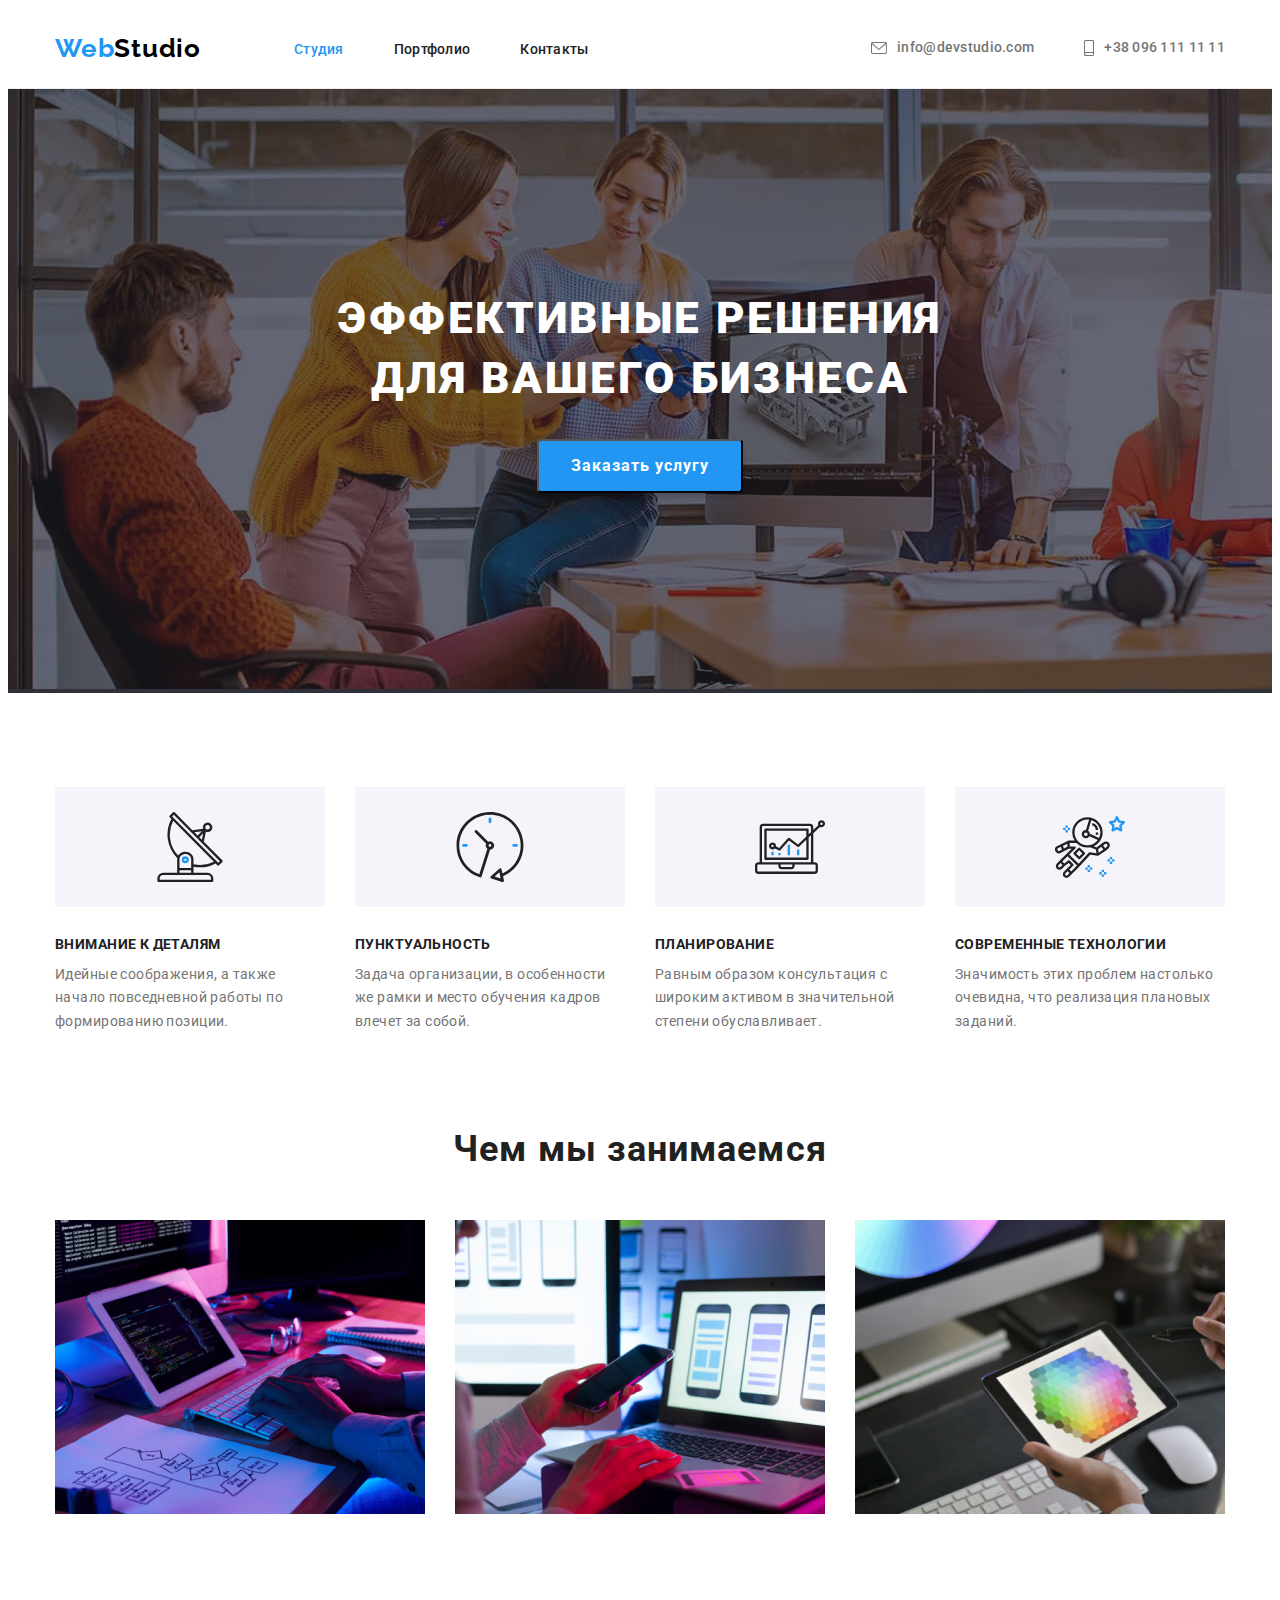
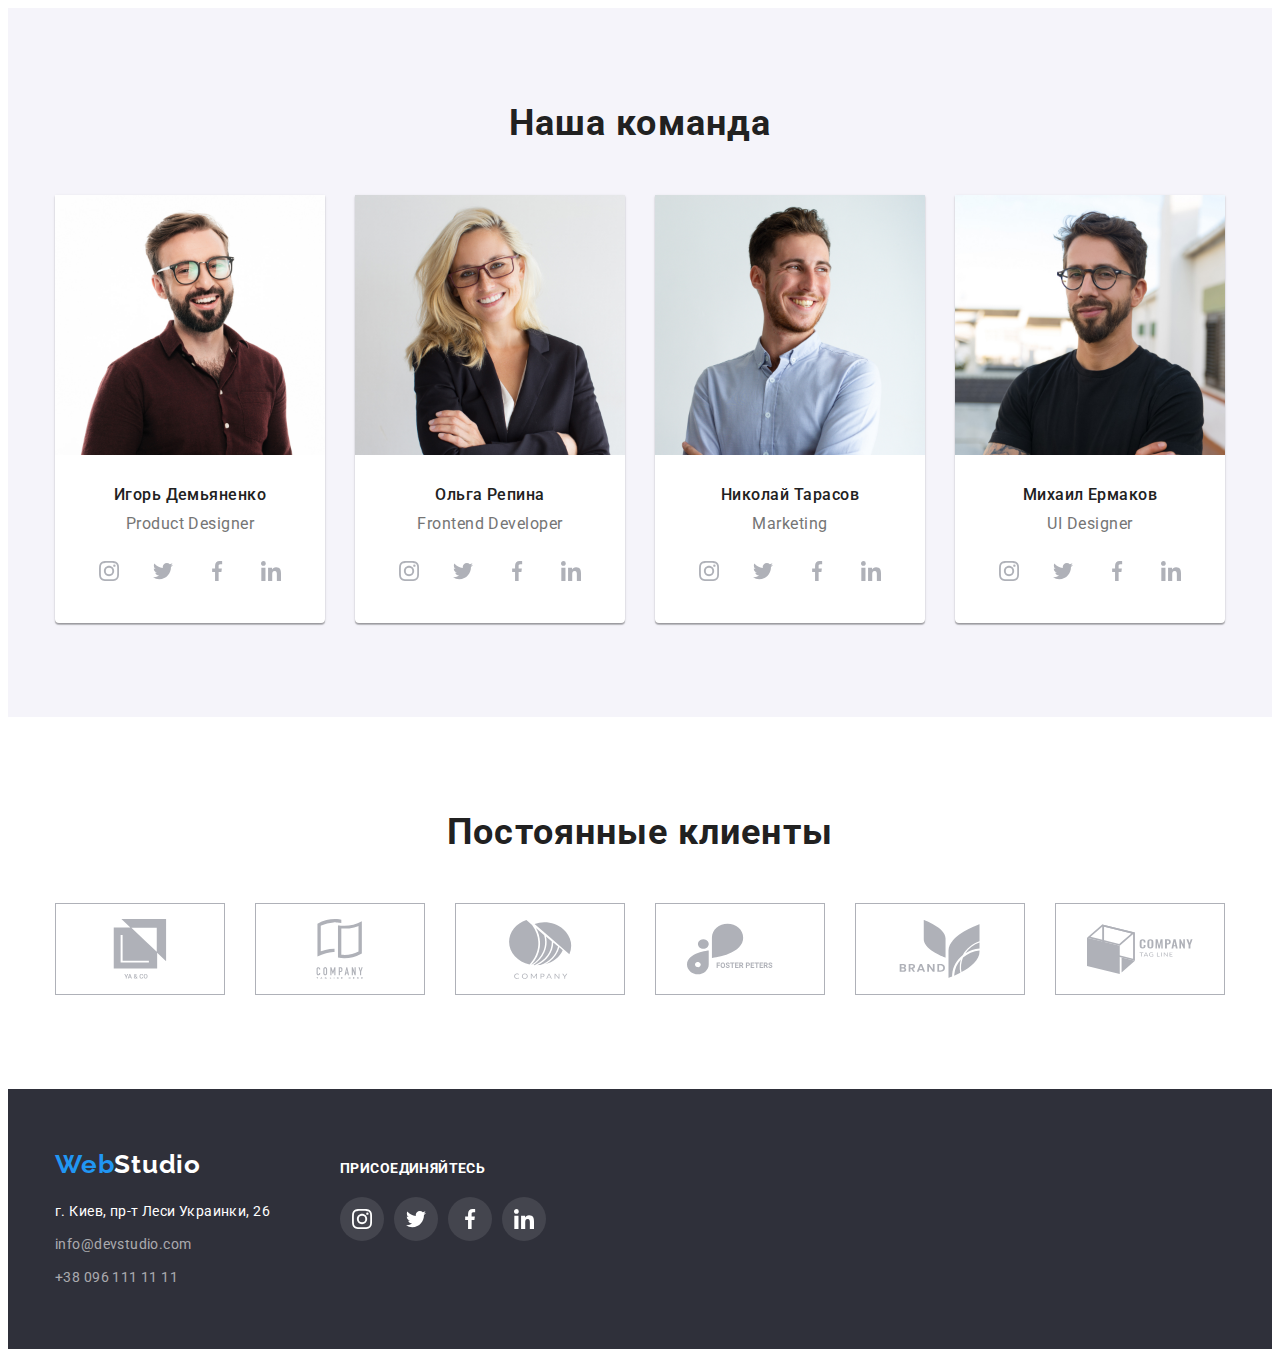
<file: index.html>
<!DOCTYPE html>
<html lang="en">
<head>
    <meta charset="UTF-8">
    <meta http-equiv="X-UA-Compatible" content="IE=edge">
    <meta name="viewport" content="width=device-width, initial-scale=1.0">
    <link rel="stylesheet" href="https://github.com/sindresorhus/modern-normalize/blob/main/modern-normalize.css">
    <link rel="preconnect" href="https://fonts.googleapis.com">
    <link rel="preconnect" href="https://fonts.gstatic.com" crossorigin>
    <link href="https://fonts.googleapis.com/css2?family=Raleway:wght@700&family=Roboto:wght@400;500;700;900&display=swap" rel="stylesheet">
    <link rel="stylesheet" href="./css/styles.css">
    <title>Главная</title>
    
</head>
<body>
    <!-- Шапка -->
    <header class="header">
        <div class="header-div container">
            <a href="index.html" class="main-page-link">Web<span class="main-page-link-logo">Studio</span></a>
            <nav class="nav-menu">
                <ul class="nav-list">
                    <li class="nav-li"><a href="index.html" class="nav-sections active">Студия</a></li>
                    <li class="nav-li"><a href="portfolio.html" class="nav-sections">Портфолио</a></li>
                    <li class="nav-li"><a href="#" class="nav-sections">Контакты</a></li>
                </ul>  
            </nav>
            <ul class="header-mail-phone-list">
                <li class="header-mail-phone-li">
                    <a href="mailto:info@devstudio.com" class="main-mail-header">
                        <svg class="icon-mail" width="16" height="12">
                            <use href="images/icons.svg#icon-mail"></use>
                        </svg>
                        info@devstudio.com
                    </a>
                </li>
                <li class="header-mail-phone-li">
                    <a href="tel:+380961111111" class="main-phone-header">
                        <svg class="icon-phone" width="10" height="16">
                            <use href="images/icons.svg#icon-phone"></use>
                        </svg>
                        +38 096 111 11 11
                    </a>
                </li>
            </ul>
        </div>
    </header>

    <!-- Основная часть -->

    <main>

        <!-- Реклама с кнопкой -->
        <section class="main-page-face">
            <div class="container">
                <h1 class="main-page-face-text">Эффективные решения для вашего бизнеса</h1>
                <button type="button" class="main-page-face-button">Заказать услугу</button>
            </div>
        </section>

        <!-- Характеристика -->
        <section class="padding-minus">
            <div class="container">
                <ul class="specification-list">
                    <li class="specification-li">
                        <div class="specification-box">
                            <svg class="icon-antenna icon-specification" width="70" height="70">
                                <use href="images/icons.svg#icon-antenna"></use>
                            </svg>
                        </div>
                        <h3 class="main-page-specifications-title">Внимание к деталям</h3>
                        <p class="main-page-specifications-text">Идейные соображения, а также начало повседневной работы по формированию позиции.</p>
                    </li>
                    <li class="specification-li">
                        <div class="specification-box">
                            <svg class="icon-clock icon-specification" width="70" height="70">
                                <use href="images/icons.svg#icon-clock"></use>
                            </svg>
                        </div>
                        <h3 class="main-page-specifications-title">Пунктуальность</h3>
                        <p class="main-page-specifications-text">Задача организации, в особенности же рамки и место обучения кадров влечет за собой.</p>
                    </li>
                    <li class="specification-li">
                        <div class="specification-box">
                            <svg class="icon-diagram icon-specification" width="70" height="70">
                                <use href="images/icons.svg#icon-diagram"></use>
                            </svg>
                        </div>
                        <h3 class="main-page-specifications-title">Планирование</h3>
                        <p class="main-page-specifications-text">Равным образом консультация с широким активом в значительной степени обуславливает.</p>
                    </li>
                    <li class="specification-li">
                        <div class="specification-box">
                            <svg class="icon-astronaut icon-specification" width="70" height="70">
                                <use href="images/icons.svg#icon-astronaut"></use>
                            </svg>
                        </div>
                        <h3 class="main-page-specifications-title">Современные технологии</h3>
                        <p class="main-page-specifications-text">Значимость этих проблем настолько очевидна, что реализация плановых заданий.</p>
                    </li>
                </ul>
            </div>
        </section>

        <!-- Род занятия в картинках -->
        <section>
            <div class="container">
                <h2 class="main-page-titles">Чем мы занимаемся</h2>
                <ul class="occupation-list">
                    <li class="occupation-li">
                        <img src="images/img1.jpg" alt="програмирование" width="370">
                    </li> 
                    <li class="occupation-li">
                        <img src="images/img2.jpg" alt="телефонирование" width="370">
                    </li>
                    <li class="occupation-li">
                        <img src="images/img3.jpg" alt="графинирование" width="370"> 
                    </li>
                </ul> 
            </div>              
        </section>

        <!-- Команда специалистов -->
        <section class="main-page-team">
            <div class="container">
                <h2 class="main-page-titles">Наша команда</h2>
                <ul class="main-page-team-list">
                    <li class="main-page-team-teaser">
                        <img src="images/team1.jpg" alt="мужчина" width="270" height="260" class="team-image">
                        <div class="main-page-team-div">
                            <h3 class="main-page-team-name">Игорь Демьяненко</h3>
                            <p class="main-page-team-position">Product Designer</p>
                            <ul class="team-social-list">
                                <li class="team-social-li">
                                    <a href="#" class="link-social">
                                        <svg class="icon-social" width="20" height="20">
                                            <use href="images/icons.svg#icon-instagram"></use>
                                        </svg>
                                    </a>
                                </li>
                                <li class="team-social-li">
                                    <a href="#" class="link-social">
                                        <svg  class="icon-social" width="20" height="20">
                                            <use href="images/icons.svg#icon-twitter"></use>
                                        </svg>
                                    </a>
                                </li>
                                <li class="team-social-li">
                                    <a href="#" class="link-social">
                                        <svg class="icon-social" width="20" height="20"> 
                                            <use href="images/icons.svg#icon-facebook"></use>
                                        </svg>
                                    </a>
                                </li>
                                <li class="team-social-li">
                                    <a href="#" class="link-social">
                                        <svg  class="icon-social" width="20" height="20">
                                            <use href="images/icons.svg#icon-linkedin"></use>
                                        </svg>
                                    </a>
                                </li>
                            </ul>
                        </div>
                    </li>
                    
                    <li class="main-page-team-teaser">
                        <img src="images/team2.jpg" alt="женщина" width="270" height="260" class="team-image">
                        <div class="main-page-team-div">
                            <h3 class="main-page-team-name">Ольга Репина</h3>
                            <p class="main-page-team-position">Frontend Developer</p>
                            <ul class="team-social-list">
                                <li class="team-social-li">
                                    <a href="#" class="link-social">
                                        <svg class="icon-social" width="20" height="20">
                                            <use href="images/icons.svg#icon-instagram"></use>
                                        </svg>
                                    </a>
                                </li>
                                <li class="team-social-li">
                                    <a href="#" class="link-social">
                                        <svg  class="icon-social" width="20" height="20">
                                            <use href="images/icons.svg#icon-twitter"></use>
                                        </svg>
                                    </a>
                                </li>
                                <li class="team-social-li">
                                    <a href="#" class="link-social">
                                        <svg class="icon-social" width="20" height="20"> 
                                            <use href="images/icons.svg#icon-facebook"></use>
                                        </svg>
                                    </a>
                                </li>
                                <li class="team-social-li">
                                    <a href="#" class="link-social">
                                        <svg  class="icon-social" width="20" height="20">
                                            <use href="images/icons.svg#icon-linkedin"></use>
                                        </svg>
                                    </a>
                                </li>
                            </ul>
                        </div>
                    </li>

                    <li class="main-page-team-teaser">
                        <img src="images/team3.jpg" alt="мужчина" width="270" height="260" class="team-image">
                        <div class="main-page-team-div">
                            <h3 class="main-page-team-name">Николай Тарасов</h3>
                            <p class="main-page-team-position">Marketing</p>
                            <ul class="team-social-list">
                                <li class="team-social-li">
                                    <a href="#" class="link-social">
                                        <svg class="icon-social" width="20" height="20">
                                            <use href="images/icons.svg#icon-instagram"></use>
                                        </svg>
                                    </a>
                                </li>
                                <li class="team-social-li">
                                    <a href="#" class="link-social">
                                        <svg  class="icon-social" width="20" height="20">
                                            <use href="images/icons.svg#icon-twitter"></use>
                                        </svg>
                                    </a>
                                </li>
                                <li class="team-social-li">
                                    <a href="#" class="link-social">
                                        <svg class="icon-social" width="20" height="20"> 
                                            <use href="images/icons.svg#icon-facebook"></use>
                                        </svg>
                                    </a>
                                </li>
                                <li class="team-social-li">
                                    <a href="#" class="link-social">
                                        <svg  class="icon-social" width="20" height="20">
                                            <use href="images/icons.svg#icon-linkedin"></use>
                                        </svg>
                                    </a>
                                </li>
                            </ul>
                        </div>
                    </li>

                    <li class="main-page-team-teaser">
                        <img src="images/team4.jpg" alt="мужчина" width="270" height="260" class="team-image">
                        <div class="main-page-team-div">
                            <h3 class="main-page-team-name">Михаил Ермаков</h3>
                            <p class="main-page-team-position">UI Designer</p>
                            <ul class="team-social-list">
                                <li class="team-social-li">
                                    <a href="#" class="link-social">
                                        <svg class="icon-social" width="20" height="20">
                                            <use href="images/icons.svg#icon-instagram"></use>
                                        </svg>
                                    </a>
                                </li>
                                <li class="team-social-li">
                                    <a href="#" class="link-social">
                                        <svg  class="icon-social" width="20" height="20">
                                            <use href="images/icons.svg#icon-twitter"></use>
                                        </svg>
                                    </a>
                                </li>
                                <li class="team-social-li">
                                    <a href="#" class="link-social">
                                        <svg class="icon-social" width="20" height="20"> 
                                            <use href="images/icons.svg#icon-facebook"></use>
                                        </svg>
                                    </a>
                                </li>
                                <li class="team-social-li">
                                    <a href="#" class="link-social">
                                        <svg  class="icon-social" width="20" height="20">
                                            <use href="images/icons.svg#icon-linkedin"></use>
                                        </svg>
                                    </a>
                                </li>
                            </ul>
                        </div>
                    </li>
                </ul>
            </div>      
        </section>

        <!-- Наши клиенты-->
        <section>
            <div class="container">
                <h2 class="main-page-titles">Постоянные клиенты</h2>
                <ul class="main-client-list">
                    <li class="main-client-li">
                        <a href="#" class="client-link">
                            <svg class="icon-client" width="106" height="60">
                                <use href="images/icons.svg#icon-group1"></use>
                            </svg>
                        </a>
                    </li>
                    <li class="main-client-li">
                        <a href="#" class="client-link">
                            <svg class="icon-client" width="106" height="60">
                                <use href="images/icons.svg#icon-group2"></use>
                            </svg>
                        </a>
                    </li>
                    <li class="main-client-li">
                        <a href="#" class="client-link">
                            <svg class="icon-client" width="106" height="60">
                                <use href="images/icons.svg#icon-group3"></use>
                            </svg>
                        </a>
                    </li>
                    <li class="main-client-li">
                        <a href="#" class="client-link">
                            <svg class="icon-client" width="106" height="60">
                                <use href="images/icons.svg#icon-group4"></use>
                            </svg>
                        </a>
                    </li>
                    <li class="main-client-li">
                        <a href="#" class="client-link">
                            <svg class="icon-client" width="106" height="60">
                                <use href="images/icons.svg#icon-group5"></use>
                            </svg>
                        </a>
                    </li>
                    <li class="main-client-li">
                        <a href="#" class="client-link">
                            <svg class="icon-client" width="106" height="60">
                                <use href="images/icons.svg#icon-group6"></use>
                            </svg>
                        </a>
                    </li>
                </ul>
            </div>
        </section>
    </main>

    <!-- Подвал-->
    <footer class="footer">
        <div class="container footer-block">
            <div class="footer-address-block">
                <a href="index.html" class="main-page-link">Web<span class="main-page-link-logo">Studio</span></a>
            <address class="footer-address">г. Киев, пр-т Леси Украинки, 26
                <ul class="address-list">
                    <li>
                        <a href="mailto:info@devstudio.com" class="main-mail-footer">info@devstudio.com</a>
                    </li>
                    <li class="address-li">
                        <a href="tel:+380961111111" class="main-phone-footer">+38 096 111 11 11</a>
                    </li>
                </ul>
            </address>
            </div>
            <div class="footer-social-block">
                <h2 class="footer-title-social">ПРИСОЕДИНЯЙТЕСЬ</h2>
                <ul class="footer-social-list">
                    <li class="footer-social-li">
                        <a href="#" class="footer-link-social">
                            <svg class="icon-social" width="20" height="20">
                                <use href="images/icons.svg#icon-instagram"></use>
                            </svg>
                        </a>
                    </li>
                    <li class="footer-social-li">
                        <a href="#" class="footer-link-social">
                            <svg  class="icon-social" width="20" height="20">
                                <use href="images/icons.svg#icon-twitter"></use>
                            </svg>
                        </a>
                    </li>
                    <li class="footer-social-li">
                        <a href="#" class="footer-link-social">
                            <svg class="icon-social" width="20" height="20"> 
                                <use href="images/icons.svg#icon-facebook"></use>
                            </svg>
                        </a>
                    </li>
                    <li class="footer-social-li">
                        <a href="#" class="footer-link-social">
                            <svg  class="icon-social" width="20" height="20">
                                <use href="images/icons.svg#icon-linkedin"></use>
                            </svg>
                        </a>
                    </li>
                </ul>
            </div>
        </div>  
    </footer>
</body>
</html>
</file>
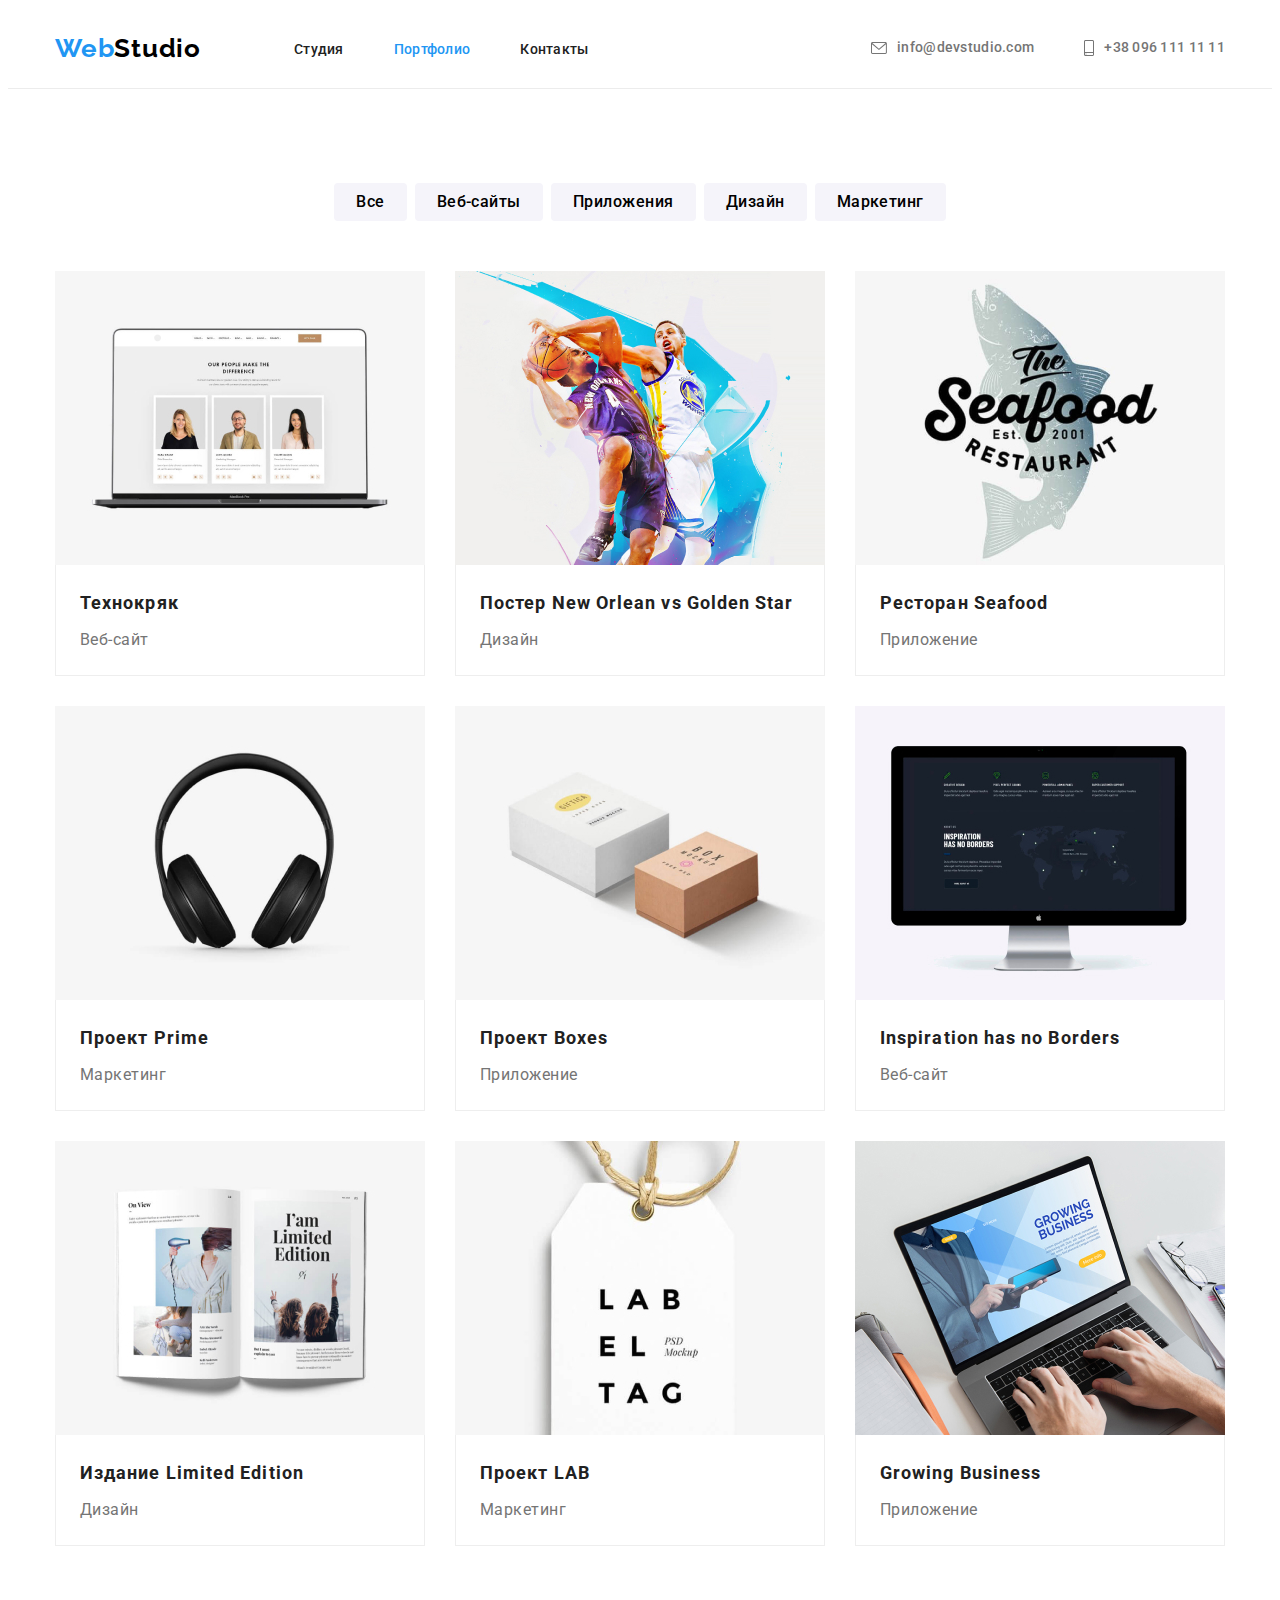
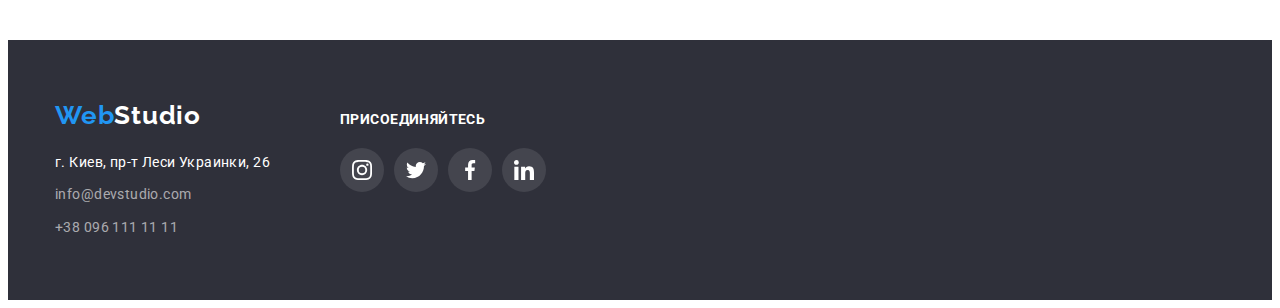
<file: portfolio.html>
<!DOCTYPE html>
<html lang="en">
<head>
    <meta charset="UTF-8">
    <meta http-equiv="X-UA-Compatible" content="IE=edge">
    <meta name="viewport" content="width=device-width, initial-scale=1.0">
    <link rel="stylesheet" href="https://github.com/sindresorhus/modern-normalize/blob/main/modern-normalize.css">
    <link rel="preconnect" href="https://fonts.googleapis.com">
    <link rel="preconnect" href="https://fonts.gstatic.com" crossorigin>
    <link href="https://fonts.googleapis.com/css2?family=Raleway:wght@700&family=Roboto:wght@400;500;700;900&display=swap" rel="stylesheet">
    <link rel="stylesheet" href="./css/styles.css">
    <title>Портфолио</title>
</head>
<body>
    <!-- Шапка -->
    <header class="header">
        <div class="header-div container">
            <a href="index.html" class="main-page-link">Web<span class="main-page-link-logo">Studio</span></a>
            <nav class="nav-menu">
                <ul class="nav-list">
                    <li class="nav-li"><a href="index.html" class="nav-sections">Студия</a></li>
                    <li class="nav-li"><a href="portfolio.html" class="nav-sections active">Портфолио</a></li>
                    <li class="nav-li"><a href="#" class="nav-sections">Контакты</a></li>
                </ul>  
            </nav>
            <ul class="header-mail-phone-list">
                <li class="header-mail-phone-li">
                    <a href="mailto:info@devstudio.com" class="main-mail-header">
                        <svg class="icon-mail" width="16" height="12">
                            <use href="images/icons.svg#icon-mail"></use>
                        </svg>
                        info@devstudio.com
                    </a>
                </li>
                <li class="header-mail-phone-li">
                    <a href="tel:+380961111111" class="main-phone-header">
                        <svg class="icon-phone" width="10" height="16">
                            <use href="images/icons.svg#icon-phone"></use>
                        </svg>
                        +38 096 111 11 11
                    </a>
                </li>
            </ul>
        </div>
    </header>

    <!-- Основная часть -->

    <main>

        <!--Фильтры-->
        <section>
            <div class="container">
                <ul class="filters-list">
                    <li class="filter-li">
                        <button type="button" class="portfolio-categories-button">Все</button>
                    </li>
                    <li class="filter-li">
                        <button type="button" class="portfolio-categories-button">Веб-сайты</button>
                    </li>
                    <li class="filter-li">
                        <button type="button" class="portfolio-categories-button">Приложения</button>
                    </li>
                    <li class="filter-li">
                        <button type="button" class="portfolio-categories-button">Дизайн</button>
                    </li>
                    <li class="filter-li">
                        <button type="button" class="portfolio-categories-button">Маркетинг</button>
                    </li>
                </ul>

            <!--Варианты для фильтра-->
        
                <ul class="portfolio-variants-list">
                    <li class="portfolio-variants">
                        <a href="#" class="portfolio-variants-link">
                            <img src="images/portf1.jpg" alt="ноутбук" width="370">
                            <div class="variants-bottom">
                                <h3 class="portfolio-variant-name">Технокряк</h3>
                                <p class="portfolio-variant-type">Веб-сайт</p>
                            </div>
                        </a>   
                    </li>

                    <li class="portfolio-variants">
                        <a href="#" class="portfolio-variants-link">
                            <img src="images/portf2.jpg" alt="баскетболисты" width="370">
                            <div class="variants-bottom">
                                <h3 class="portfolio-variant-name">Постер New Orlean vs Golden Star</h3>
                                <p class="portfolio-variant-type">Дизайн</p> 
                            </div>
                        </a>
                    </li>

                    <li class="portfolio-variants">
                        <a href="#" class="portfolio-variants-link">
                            <img src="images/portf3.jpg" alt="морской ресторан" width="370">
                            <div class="variants-bottom">
                                <h3 class="portfolio-variant-name">Ресторан Seafood</h3>
                                <p class="portfolio-variant-type">Приложение</p>
                            </div>
                        </a> 
                    </li>

                    <li class="portfolio-variants">
                        <a href="#" class="portfolio-variants-link">
                            <img src="images/portf4.jpg" alt="наушники" width="370">
                            <div class="variants-bottom">
                                <h3 class="portfolio-variant-name">Проект Prime</h3>
                                <p class="portfolio-variant-type">Маркетинг</p>
                            </div>
                        </a>
                    </li>

                    <li class="portfolio-variants">
                        <a href="#" class="portfolio-variants-link">
                            <img src="images/portf5.jpg" alt="коробки" width="370">
                            <div class="variants-bottom">
                                <h3 class="portfolio-variant-name">Проект Boxes</h3>
                                <p class="portfolio-variant-type">Приложение</p>
                            </div>
                        </a>
                    </li>

                    <li class="portfolio-variants">
                        <a href="#" class="portfolio-variants-link">
                            <img src="images/portf6.jpg" alt="монитор" width="370">
                            <div class="variants-bottom">
                                <h3 class="portfolio-variant-name">Inspiration has no Borders</h3>
                                <p class="portfolio-variant-type">Веб-сайт</p> 
                            </div>
                        </a>
                    </li>

                    <li class="portfolio-variants">
                        <a href="#" class="portfolio-variants-link">
                            <img src="images/portf7.jpg" alt="книга" width="370">
                            <div class="variants-bottom">
                                <h3 class="portfolio-variant-name">Издание Limited Edition</h3>
                                <p class="portfolio-variant-type">Дизайн</p>
                            </div>     
                        </a>
                    </li>

                    <li class="portfolio-variants">
                        <a href="#" class="portfolio-variants-link">
                            <img src="images/portf8.jpg" alt="бирка" width="370">
                            <div class="variants-bottom">
                                <h3 class="portfolio-variant-name">Проект LAB</h3>
                                <p class="portfolio-variant-type">Маркетинг</p>
                            </div>    
                        </a>
                    </li>

                    <li class="portfolio-variants">
                        <a href="#" class="portfolio-variants-link">
                            <img src="images/portf9.jpg" alt="печатание на ноутбуке" width="370">
                            <div class="variants-bottom">
                                <h3 class="portfolio-variant-name">Growing Business</h3>
                                <p class="portfolio-variant-type">Приложение</p>
                            </div>
                        </a>
                    </li>
                </ul>
            </div>
        </section>

    </main>

    <!-- Подвал-->
    <footer class="footer">
        <div class="container footer-block">
            <div class="footer-address-block">
                <a href="index.html" class="main-page-link">Web<span class="main-page-link-logo">Studio</span></a>
            <address class="footer-address">г. Киев, пр-т Леси Украинки, 26
                <ul class="address-list">
                    <li>
                        <a href="mailto:info@devstudio.com" class="main-mail-footer">info@devstudio.com</a>
                    </li>
                    <li class="address-li">
                        <a href="tel:+380961111111" class="main-phone-footer">+38 096 111 11 11</a>
                    </li>
                </ul>
            </address>
            </div>
            <div class="footer-social-block">
                <h2 class="footer-title-social">ПРИСОЕДИНЯЙТЕСЬ</h2>
                <ul class="footer-social-list">
                    <li class="footer-social-li">
                        <a href="#" class="footer-link-social">
                            <svg class="icon-social" width="20" height="20">
                                <use href="images/icons.svg#icon-instagram"></use>
                            </svg>
                        </a>
                    </li>
                    <li class="footer-social-li">
                        <a href="#" class="footer-link-social">
                            <svg  class="icon-social" width="20" height="20">
                                <use href="images/icons.svg#icon-twitter"></use>
                            </svg>
                        </a>
                    </li>
                    <li class="footer-social-li">
                        <a href="#" class="footer-link-social">
                            <svg class="icon-social" width="20" height="20"> 
                                <use href="images/icons.svg#icon-facebook"></use>
                            </svg>
                        </a>
                    </li>
                    <li class="footer-social-li">
                        <a href="#" class="footer-link-social">
                            <svg  class="icon-social" width="20" height="20">
                                <use href="images/icons.svg#icon-linkedin"></use>
                            </svg>
                        </a>
                    </li>
                </ul>
            </div>
        </div>  
    </footer>
</body>
</html>
</file>
<file: css/styles.css>
html {
    box-sizing: border-box;
}
body {
    font-family: 'Roboto', sans-serif;
    background: #FFFFFF;
    color: var(--almost-black-color);
}

*,
*::before,
*::after {
  box-sizing: inherit;
}

a {
   text-decoration: none; 
}

button {
    font-family: inherit;
    cursor: pointer;
}
ul {
    list-style: none;
    padding-left: 0;
    margin-top: 0;
    margin-bottom: 0;
}

p,
h3 {
    margin-top: 0;
    margin-bottom: 0;
}

section {
    padding-top: 94px;
    padding-bottom: 94px;
}

img {
    display: block;
    max-width: 100%;
}

:root {
    --blue-color: #2196F3;
    --gray-color: #757575;
    --gray-color-2: #AFB1B8;
    --white-color: #FFFFFF;
    --notwhite-color: #F5F4FA;
    --almost-black-color: #212121;
}

.container {
    width: 1200px;
    padding-left: 15px;
    padding-right: 15px;
    margin: 0 auto;
}

.padding-minus {
    padding-bottom: 0;
}

/* шапка и елементы */
.header {
    border-bottom: 1px solid #ECECEC;
}

.header-div {
    display: flex;
    align-items: center;
    min-height: 80px;
}

.main-page-link {
    margin-right: 93px;

    font-family: Raleway;
    font-weight: bold;
    font-size: 26px;
    line-height: 1.19;
    letter-spacing: 0.03em;
    color: var(--blue-color);
}

.main-page-link-logo {
    color: #000;
}

.nav-list {
    display: flex;
    margin-top: 0;
    margin-bottom: 0;
}

.nav-list .nav-li + .nav-li {
    margin-left: 50px;
}

.nav-sections {
    padding-top: 32px;
    padding-bottom: 32px;
    
    font-weight: 500;
    font-size: 14px;
    line-height: 1.14;
    letter-spacing: 0.02em;
    color: var(--almost-black-color); 
}

.nav-sections.active,
.nav-sections:hover,
.nav-sections:focus {
    color: var(--blue-color);
}

.header-mail-phone-list {
    display: flex;
    margin-left: auto;
    align-items: center;
}

.header-mail-phone-list .header-mail-phone-li + .header-mail-phone-li {
    margin-left: 50px;
}

.icon-mail,
.icon-phone {
    margin-right: 10px;
}

.main-mail-header,
.main-phone-header {
    display: flex;
    align-items: center;

    font-weight: 500;
    font-size: 14px;
    line-height: 1.14;
    letter-spacing: 0.02em;
    color: var(--gray-color);
    fill: var(--gray-color);
}

.main-mail-header:hover,
.main-mail-header:focus,
.main-phone-header:hover,
.main-phone-header:focus {
    color: var(--blue-color);
    fill: var(--blue-color);
}

/* главная страница*/

/* главный текст с кнопкой*/



.main-page-face {
    background: #2F303A;
    background-image: linear-gradient( to right, rgba(47, 48, 58, 0.4), rgba(47, 48, 58, 0.4)), url('../images/hero-background.jpg');
    background-repeat: no-repeat;
    margin-left: auto;
    margin-right: auto;
    max-width: 1600px;
    padding-top: 200px;
    padding-bottom: 200px;
}

.main-page-face-text {
    margin-top: 0;
    margin-left: auto;
    margin-right: auto;
    margin-bottom: 30px;
    width: 696px;

    font-weight: 900;
    font-size: 44px;
    line-height: 1.36;
    text-align: center;
    letter-spacing: 0.06em;
    text-transform: uppercase;
    color: var(--white-color);
}

.main-page-face-button {
    margin-left: auto;
    margin-right: auto;
    padding-top: 10px;
    padding-bottom: 10px;
    padding-left: 32px;
    padding-right: 32px;

    background: var(--blue-color);
    box-shadow: 0px 4px 4px rgba(0, 0, 0, 0.15);
    border-radius: 4px;
    font-weight: bold;
    font-size: 16px;
    line-height: 1.87;
    display: flex;
    align-items: center;
    text-align: center;
    letter-spacing: 0.06em;
    color: var(--white-color);
}

.main-page-face-button:focus,
.main-page-face-button:hover {
    background: #188CE8;
}

/* Характеристики*/
.specification-list {
    display: flex;
    margin-top: 0;
}

.specification-list .specification-li + .specification-li{
    margin-left: 30px;
}

.specification-li {
    width: 270px;
}

.specification-box {
    display: flex;
    width: 270px;
    height: 120px;
    background-color: var(--notwhite-color);
    margin-bottom: 30px;
    justify-content: center;
    align-items: center;
}


.main-page-specifications-title{
    margin-bottom: 10px;

    font-weight: bold;
    font-size: 14px;
    line-height: 1.14;
    letter-spacing: 0.03em;
    text-transform: uppercase;
}

.main-page-specifications-text {
    font-size: 14px;
    line-height: 1.71;
    letter-spacing: 0.03em;
    color: var(--gray-color);
}

.main-page-occupation .container {
    margin-top: 0;
}

/* Заголовки разделов*/
.main-page-titles {
    margin-top: 0;
    margin-bottom: 50px;

    font-weight: bold;
    font-size: 36px;
    line-height: 1.17;
    text-align: center;
    letter-spacing: 0.03em;
}

/*Род занятий*/

.occupation-list {
    display: flex;
}

.occupation-list .occupation-li + .occupation-li {
    margin-left: 30px;
}

/* Раздел команды*/
.main-page-team {
    background: var(--notwhite-color);
}

.main-page-team-list {
    display: flex;
    margin-top: 0;
    margin-bottom: 0;
}

.main-page-team-list .main-page-team-teaser + .main-page-team-teaser {
    margin-left: 30px;
}

.main-page-team-teaser {
    background: var(--white-color);
    box-shadow: 0px 1px 3px rgba(0, 0, 0, 0.12), 0px 1px 1px rgba(0, 0, 0, 0.14), 0px 2px 1px rgba(0, 0, 0, 0.2);
    border-radius: 0px 0px 4px 4px;
}

.main-page-team-div {
    padding-top: 30px;
    padding-bottom: 30px;
}

.main-page-team-name {
    margin-bottom: 10px;

    font-weight: 500;
    font-size: 16px;
    line-height: 1.19;
    text-align: center;
    letter-spacing: 0.03em;
}

.main-page-team-position {
    margin-bottom: 16px;

    font-weight: normal;
    font-size: 16px;
    line-height: 1.19;
    text-align: center;
    letter-spacing: 0.03em;
    color: var(--gray-color);
}

.team-social-list {
    display: flex;
    justify-content: center;
    align-items: center;
}

.team-social-list .team-social-li + .team-social-li {
    margin-left: 10px;
}

.link-social {
    display: flex;
    border-radius: 50%;
    width: 44px;
    height: 44px;
    justify-content: center;
    align-items: center;
    fill: var(--gray-color-2);
}

.link-social:hover,
.link-social:focus {
    background-color: var(--blue-color);
    fill: var(--white-color);
}

/*Постоянные клиенты*/

.main-client-list {
    display: flex;
    justify-content: center;
    align-items: center;
}

.main-client-list .main-client-li + .main-client-li {
    margin-left: 30px;
}

.client-link {
    display: flex;
    width: 170px;
    height: 92px;
    justify-content: center;
    align-items: center;

    border: 1px solid var(--gray-color-2);
    fill: var(--gray-color-2);
}

.client-link:hover {
    border-color: var(--blue-color);
    fill: var(--blue-color);
}


/* Портфолио*/

/* Кнопки категорий */
.filters-list {
    display: flex;
    justify-content: center;
    margin-top: 0;
    margin-bottom: 50px;
}

.filters-list .filter-li + .filter-li {
    margin-left: 8px;
}

.portfolio-categories-button {
    padding-top: 6px;
    padding-bottom: 6px;
    padding-left: 22px;
    padding-right: 22px;

    background: var(--notwhite-color);
    border-radius: 4px;
    border-style: none;
    font-weight: 500;
    font-size: 16px;
    line-height: 1.62;
    text-align: center;
    letter-spacing: 0.03em;
}

.portfolio-categories-button:focus,
.portfolio-categories-button:hover {
    background: var(--blue-color);
    box-shadow: 0px 3px 1px rgba(0, 0, 0, 0.1), 0px 1px 2px rgba(0, 0, 0, 0.08), 0px 2px 2px rgba(0, 0, 0, 0.12);
    color: var(--white-color);
}

/* Варианты*/

.portfolio-variants-list {
    display: flex;
    flex-wrap: wrap;
    margin-top: -30px;
    margin-left: -30px;
}

.portfolio-variants {
    margin-top: 30px;
    margin-left: 30px;
    flex-basis: calc(100%/3 - 30px);

    box-sizing: border-box;
}

.portfolio-variants-link {
    display: block;
}
.portfolio-variants-link:hover,
.portfolio-variants-link:focus {
    box-shadow: 0px 1px 1px rgba(0, 0, 0, 0.12), 0px 4px 4px rgba(0, 0, 0, 0.06), 1px 4px 6px rgba(0, 0, 0, 0.16);
}

.variants-bottom {
    padding-top: 20px;
    padding-bottom: 20px;
    padding-left: 24px;
    padding-right: 24px;
    border-bottom: 1px solid #EEEEEE;
    border-left: 1px solid #EEEEEE;
    border-right: 1px solid #EEEEEE;
}

.portfolio-variant-name {
    margin-bottom: 4px;

    font-weight: bold;
    font-size: 18px;
    line-height: 2;
    letter-spacing: 0.06em;
    color: var(--almost-black-color);
}

.portfolio-variant-type {
    font-weight: normal;
    font-size: 16px;
    line-height: 1.87;
    letter-spacing: 0.03em;
    color: var(--gray-color);
}

/* Подвал*/

.footer {
    padding-top: 60px;
    padding-bottom: 60px;

    background: #2F303A;
}

.footer-address-block a {
    display: block;
}

.footer-block {
    display: flex;
    align-items: baseline;
}

/* лого компании */

.footer .main-page-link-logo {
    color: var(--white-color);
}

.footer .main-page-link {
    margin-bottom: 20px;
    margin-right: 0;
}

/* Адресный блок */

.footer-address {
    font-style: normal;
    font-weight: normal;
    font-size: 14px;
    line-height: 1.71;
    letter-spacing: 0.03em;
    color: var(--white-color);
}

.address-list {
    margin-top: 9px;
}

.address-li {
    margin-top: 9px;
}
.main-mail-footer,
.main-phone-footer {
    display: block;
    font-style: normal;
    font-weight: normal;
    font-size: 14px;
    line-height: 1.71;
    letter-spacing: 0.03em;
    color: rgba(255, 255, 255, 0.6); 
}

.main-mail-footer:hover,
.main-phone-footer:hover,
.main-mail-footer:focus,
.main-phone-footer:focus {
    color: var(--blue-color);
}

/* Соц. блок */

.footer-social-block {
    display: inline-block;
    margin-left: 70px;
}

.footer-title-social {
    margin-top: 0;
    margin-bottom: 20px;
    font-style: normal;
    font-weight: bold;
    font-size: 14px;
    line-height: 1.14;
    letter-spacing: 0.03em;
    text-transform: uppercase;
    color: var(--white-color);
}

.footer-social-list {
    display: flex;
    justify-content: center;
    align-items: center;
}

.footer-social-list .footer-social-li + .footer-social-li {
    margin-left: 10px;
}

.footer-link-social {
    display: flex;
    border-radius: 50%; 
    width: 44px;
    height: 44px;
    align-items: center;
    justify-content: center;
    background-color: rgba(255, 255, 255, 0.1);
    fill: var(--white-color);
}

.footer-link-social:hover {
    background-color: var(--blue-color);
}
</file>
